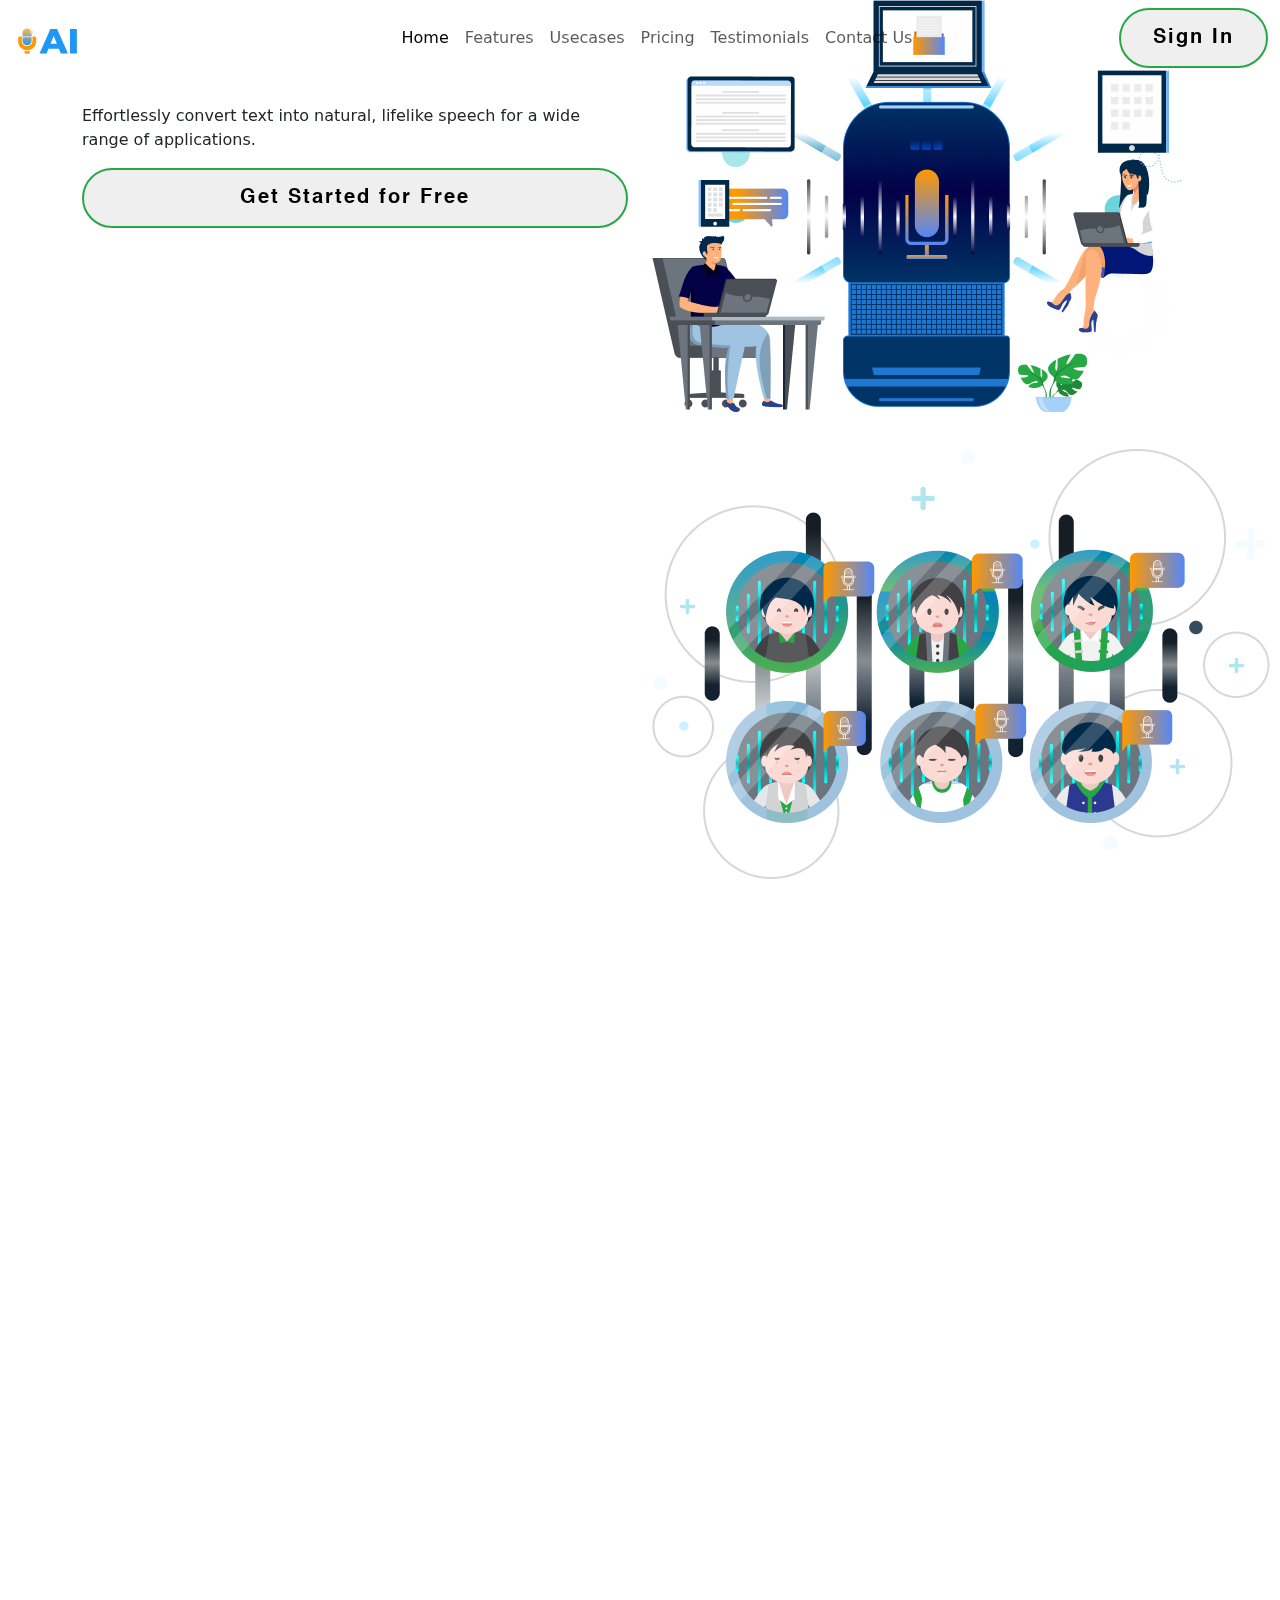
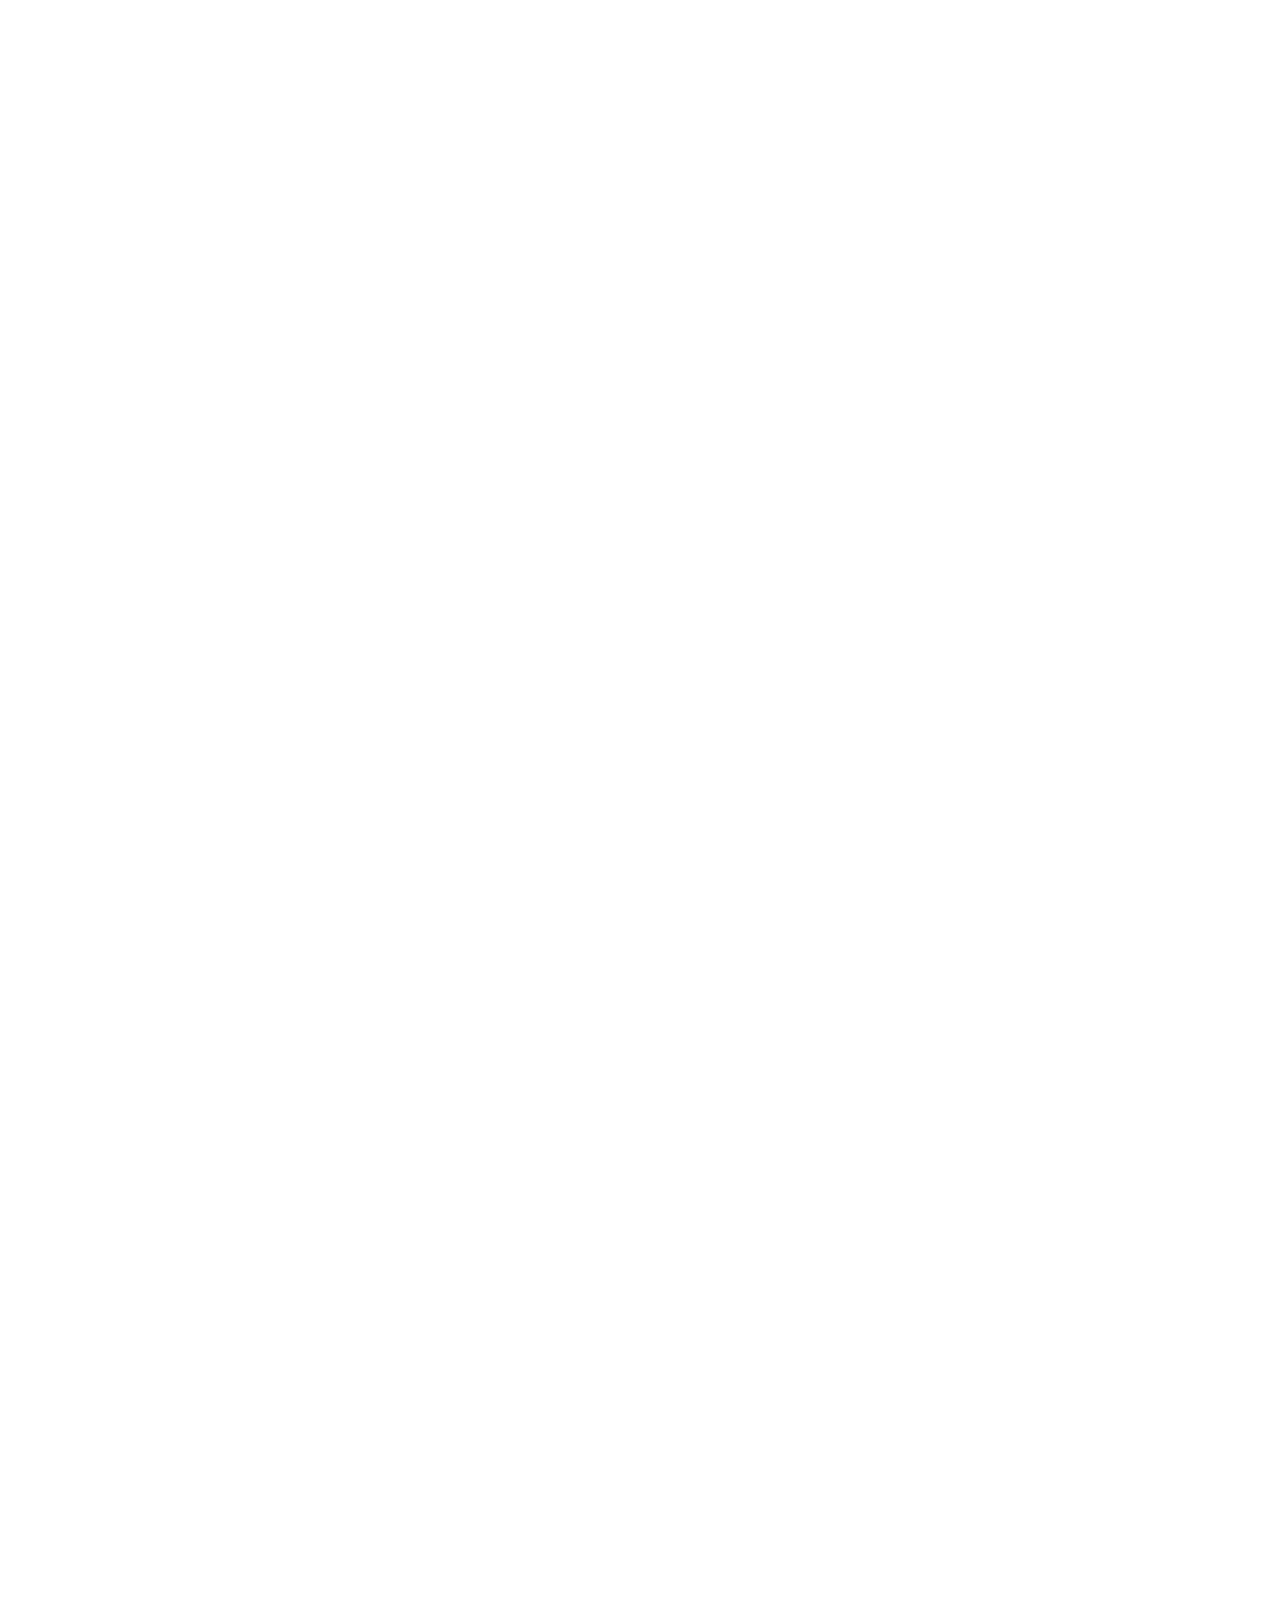
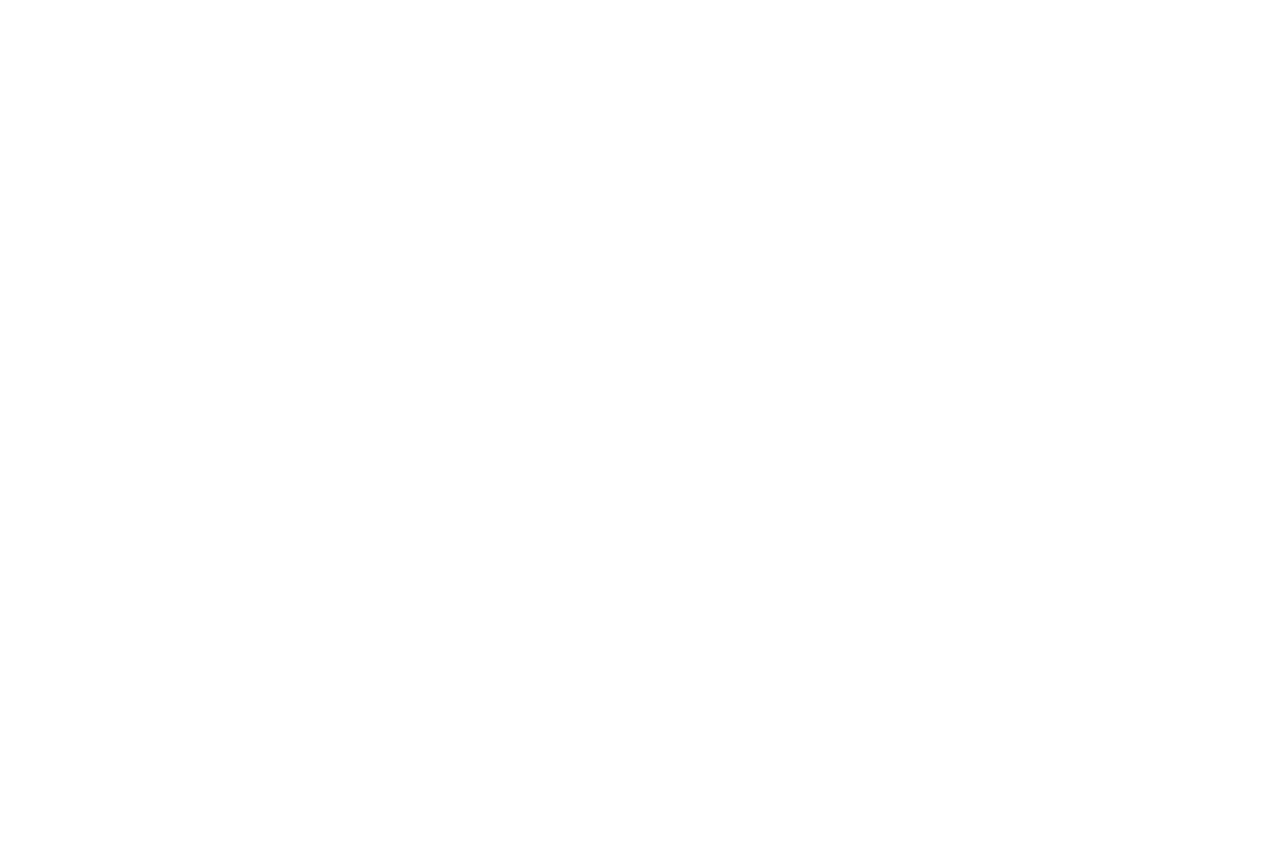
<file: AIVocs/index.html>
<!doctype html>
<html lang="en">
  <head>
    <!-- Required meta tags -->
    <meta charset="utf-8">
    <meta name="viewport" content="width=device-width, initial-scale=1">
    <link rel="stylesheet" href="css/style.css">
    <!-- Bootstrap CSS -->
    <link href="https://cdn.jsdelivr.net/npm/bootstrap@5.1.3/dist/css/bootstrap.min.css" rel="stylesheet">
    <link rel="preconnect" href="https://fonts.googleapis.com">
    <link rel="preconnect" href="https://fonts.gstatic.com" crossorigin>
    <link href="https://fonts.googleapis.com/css2?family=Open+Sans:ital,wght@0,300..800;1,300..800&display=swap" rel="stylesheet">
    <link rel="stylesheet" href="css/all.css">
    <link href="https://unpkg.com/aos@2.3.1/dist/aos.css" rel="stylesheet">
    <title>AIVocs: Home</title>
  </head>
  <body class="body_dark">
    <div class="container">
        <div class="row">
            <nav class="navbar fixed-top m-auto navbar-expand-lg" data-aos="fade-down"
            data-aos-easing="linear"
            data-aos-duration="1500">
                <div class="container-fluid">
                  <a class="navbar-brand" href="#"><img src="images/Logo-dark-theme.png" alt="Logo"></a>
                  <button class="navbar-toggler" type="button" data-bs-toggle="collapse" data-bs-target="#navbarSupportedContent" aria-controls="navbarSupportedContent" aria-expanded="false" aria-label="Toggle navigation">
                    <!-- <span class="navbar-toggler-icon"></span> -->
                    <i class="fa-solid fa-bars text-white"></i>
                  </button>
                  <div class="collapse navbar-collapse" id="navbarSupportedContent">
                    <ul class="navbar-nav m-auto mt-0 mb-2 mb-lg-0">
                      <li class="nav-item">
                        <a class="nav-link active" aria-current="page" href="#">Home</a>
                      </li>
                      <li class="nav-item">
                        <a class="nav-link" href="#">Features</a>
                      </li>
                      <li class="nav-item">
                        <a class="nav-link" href="#">Usecases</a>
                      </li>
                      <li class="nav-item">
                        <a class="nav-link" href="#">Pricing</a>
                      </li>
                      <li class="nav-item">
                        <a class="nav-link" href="#">Testimonials</a>
                      </li>
                      <li class="nav-item">
                        <a class="nav-link" href="#">Contact Us</a>
                      </li>
                    </ul>
                    <div class="button-wrapper-small">
                        <button class="button button-primary-dark" type="button">Sign In</button>
                    </div>
                    
                  </div>
                </div>
              </nav>
        </div>
        <div class="row" data-aos="fade-down"
        data-aos-easing="linear"
        data-aos-duration="1500">
            <div class="col-xl-6">
                <div class="banner-left">
                    <h1 class="text-white">Bring Your Words 
                        to Life with 
                        Text-to Speech</h1>
                        <p>Effortlessly convert text into natural, lifelike speech 
                            for a wide range of applications.</p>
                            <div class="button-wrapper-big">
                                <button class="button button-primary-dark" type="button">Get Started for Free </button>
                            </div>
                </div>
            </div>
            <div class="col-xl-6">
              <div class="banner-right">
                <div class="banner-wrapper">
                  <img src="images/banner.png" alt="Text-to Speech">
                </div>
              </div>
              
            </div>
        </div>
      </div>
      <div class="feature-main">
          <div class="container">
            <div class="feature-wrapper">
              <div class="row">
                <div class="col-xl-12">
                  <h4 class="text-center text-white">FEATURES</h4>
                </div>
                <div class="col-xl-12">
                    <div class="row">
                        <div class="col-xl-6 d-flex justify-content-start" data-aos="fade-right">
                            <div class="feature-left text-white">
                              <div class="header-text-wrap">
                                <h2>Natural Voice Quality</h2>
                                <h5>Authentic and Expressive Voices</h5>
                              </div>
                                
                                <p>Experience a variety of high-quality voices that sound natural and human-like, enhancing the user experience.
                                </p>
                            </div>
                        </div>
                        <div class="col-xl-6" data-aos="fade-left">
                          <div class="feature-right">
                            <div class="image-wrapper">
                              <img src="images/Natural-voice-quality.png" alt="Natural voice quality">
                            </div>
                          </div>
                          
                        </div>
                    </div>
                </div>
                <div class="col-xl-12 multiL topSpacing">
                  <div class="row">
                    <div class="col-xl-6" data-aos="fade-right">
                      <div class="feature-left">
                        <div class="image-wrapper">
                          <img src="images/Multi-language-support.png" alt="Multi-language support">
                        </div>
                      </div>
                      
                    </div>
                    <div class="col-xl-6 d-flex justify-content-end align-items-center" data-aos="fade-left">
                        <div class="feature-right text-white">
                          <div class="header-text-wrap">
                            <h2>Multi-language support</h2>
                            <h5>Speak the World’s Languages</h5>
                          </div>
                            
                            <p>Supports multiple languages and dialects, allowing you to reach a global audience with ease
                            </p>
                        </div>
                    </div>
                    
                </div>
                </div>
                <div class="col-xl-12 topSpacing">
                  <div class="row">
                      <div class="col-xl-6 d-flex justify-content-start" data-aos="fade-right">
                          <div class="feature-left text-white">
                            <div class="header-text-wrap">
                              <h2>Custom Voice Options</h2>
                              <h5>Tailor-Made Voice Solutions</h5>
                            </div>
                              
                              <p>Customize voices to match your brand’s identity and create a unique auditory experience for your users.
    
                              </p>
                          </div>
                      </div>
                      <div class="col-xl-6" data-aos="fade-left">
                        <div class="feature-right">
                          <div class="image-wrapper">
                            <img src="images/Custom-voice-options.png" alt="Custom voice options">
                          </div>
                        </div>
                        
                      </div>
                  </div>
                </div>
                <div class="col-xl-12 topSpacing">
                  <div class="row">
                    <div class="col-xl-6" data-aos="fade-right">
                      <div class="feature-left">
                        <div class="image-wrapper">
                          <img src="images/Easy-integration.png" alt="Easy Integration">
                        </div>
                      </div>
                      
                    </div>
                    <div class="col-xl-6 d-flex justify-content-end align-items-center" data-aos="fade-left">
                        <div class="feature-right text-white">
                          <div class="header-text-wrap">
                            <h2>Easy Integration</h2>
                            <h5>Seamless Integration with Your Applications</h5>
                          </div>
                            
                            <p>Simple API integration that allows you to quickly implement text-to-speech capabilities into your apps, websites, and devices.
    
                            </p>
                        </div>
                    </div>
                    
                </div>
                </div>
                <div class="col-xl-12 topSpacing">
                  <div class="row">
                      <div class="col-xl-6 d-flex justify-content-start" data-aos="fade-right">
                          <div class="feature-left text-white">
                            <div class="header-text-wrap">
                              <h2>Advanced Controls</h2>
                              <h5>Full Control Over Speech Parameters</h5>
                            </div>
                              
                              <p>Adjust pitch, speed, and volume to create the perfect listening experience tailored to your audience’s needs.
    
    
                              </p>
                          </div>
                      </div>
                      <div class="col-xl-6" data-aos="fade-left">
                        <div class="feature-right">
                          <div class="image-wrapper">
                            <img src="images/Advanced-controls.png" alt="Advanced Controls">
                          </div>
                        </div>
                        
                      </div>
                  </div>
                </div>
              </div>
            </div>
            
          </div>
      </div>
      
      <div class="container">
       
        <div class="row">
          <div class="usecases-wrapper" data-aos="fade-down">
            <div class="col-xl-12">
              <h4 class="text-center text-white">USECASES</h4>
            </div>
              <div class="col-xl-12">
                <ul class="content-center mobile-nav-top slide-start height-set" id="fifty-fifty-slider-stack-id" style="height: 435.016px;">
                  <div class="ffs-nav">
                    <div class="ffs-nav-count">
                      <span class="ffs-current">1</span>
                      <span>/</span>
                      <span class="ffs-total">3</span>
                    </div>
                    <a class="prev">
                      <i class="fa-solid fa-arrow-left"></i>
                    </a>
                    <a class="next">
                      <i class="fa-solid fa-arrow-right"></i>
                    </a>
                  </div>
                  <li class="ffs-slide active the-one" style="">
                    <div class="ffs-slide-content">
                      <div class="ffs-slide-content-inner">
                        <h3 class="ffs-slide-title mb-0">E-Learning and Education</h3>
                        <div class="ffs-slide-text">
                          <p>Enhance online courses and educational content with natural-sounding voices, making learning more engaging and accessible for students of all ages.
                          </p>
                         
                        </div>
                        <ul class="list-group list-group-numbered">
                          <li class="d-flex justify-content-between align-items-start text-start">
                            <div class="ms-2 me-auto">
                              Free Consulting With Experet Saving Money
                            </div>
                          </li>
                          <li class="d-flex justify-content-between align-items-start text-start">
                            <div class="ms-2 me-auto">
                              Support multi-language content for global reach
                            </div>
                            
                          </li>
                          <li class="d-flex justify-content-between align-items-start text-start">
                            <div class="ms-2 me-auto">
                              Improve student engagement with interactive audio content.
                            </div>
                            
                          </li>
                        </ul>
                        
                      </div>
                    </div>
                    <div class="ffs-slide-image"></div>
                  </li>
                  <li class="ffs-slide" style="">
                    <div class="ffs-slide-content">
                      <div class="ffs-slide-content-inner">
                        <h3 class="ffs-slide-title">Customer Service</h3>
                        <div class="ffs-slide-text">
                          <p>Improve customer interactions with automated, high-quality voice responses in call centers and virtual assistants.
          
                          </p>
                         
                        </div>
                        <ul class="list-group list-group-numbered">
                          <li class="d-flex justify-content-between align-items-start text-start">
                            <div class="ms-2 me-auto">
                              Provide 24/7 customer support with voice bots.
          
                            </div>
                          </li>
                          <li class="d-flex justify-content-between align-items-start text-start">
                            <div class="ms-2 me-auto">
                              Personalize customer interactions with custom voice options.
                            </div>
                            
                          </li>
                          <li class="d-flex justify-content-between align-items-start text-start">
                            <div class="ms-2 me-auto">
                              Reduce wait times and improve customer satisfaction.
          
                            </div>
                            
                          </li>
                        </ul>
                      </div>
                    </div>
                    <div class="ffs-slide-image"></div>
                  </li>
                  <li class="ffs-slide" style="">
                    <div class="ffs-slide-content">
                      <div class="ffs-slide-content-inner">
                        <h3 class="ffs-slide-title">Media and Entertainment</h3>
                        <div class="ffs-slide-text">
                          <p>Create immersive audio experiences for audiobooks, podcasts, and interactive games with lifelike voiceovers.
          
                          </p>
                         
                        </div>
                        <ul class="list-group list-group-numbered">
                          <li class="d-flex justify-content-between align-items-start text-start">
                            <div class="ms-2 me-auto">
                              Generate professional-quality voiceovers for content.
                            </div>
                          </li>
                          <li class="d-flex justify-content-between align-items-start text-start">
                            <div class="ms-2 me-auto">
                              Offer multilingual narrations to reach a broader audience.
          
                            </div>
                            
                          </li>
                          <li class="d-flex justify-content-between align-items-start text-start">
                            <div class="ms-2 me-auto">
                              Customize voices to match characters and brand identity.
                            </div>
                            
                          </li>
                        </ul>
                      </div>
                    </div>
                    <div class="ffs-slide-image"></div>
                  </li>
                  <li class="ffs-slide" style="">
                    <div class="ffs-slide-content">
                      <div class="ffs-slide-content-inner">
                        <h3 class="ffs-slide-title">Healthcare
                        </h3>
                        <div class="ffs-slide-text">
                          <p>Facilitate better patient care and accessibility with voice-enabled medical devices and applications.
          
          
                          </p>
                         
                        </div>
                        <ul class="list-group list-group-numbered">
                          <li class="d-flex justify-content-between align-items-start text-start">
                            <div class="ms-2 me-auto">
                              Assist visually impaired patients with voice-guided instructions.
          
                            </div>
                          </li>
                          <li class="d-flex justify-content-between align-items-start text-start">
                            <div class="ms-2 me-auto">
                              Enable voice interactions in telemedicine applications.
          
          
                            </div>
                            
                          </li>
                          <li class="d-flex justify-content-between align-items-start text-start">
                            <div class="ms-2 me-auto">
                              Provide clear, consistent communication in patient care systems.
          
                            </div>
                            
                          </li>
                        </ul>
                      </div>
                    </div>
                    <div class="ffs-slide-image"></div>
                  </li>
                  <li class="ffs-slide" style="">
                    <div class="ffs-slide-content">
                      <div class="ffs-slide-content-inner">
                        <h3 class="ffs-slide-title">Transportation and Navigation
                        </h3>
                        <div class="ffs-slide-text">
                          <p>Enhance travel experiences with real-time, voice-guided navigation and public transportation announcements.
                          </p>
                         
                        </div>
                        <ul class="list-group list-group-numbered">
                          <li class="d-flex justify-content-between align-items-start text-start">
                            <div class="ms-2 me-auto">
                              Provide accurate, real-time travel updates and directions.
                            </div>
                          </li>
                          <li class="d-flex justify-content-between align-items-start text-start">
                            <div class="ms-2 me-auto">
                              Support multiple languages for international travelers.
                            </div>
                            
                          </li>
                          <li class="d-flex justify-content-between align-items-start text-start">
                            <div class="ms-2 me-auto">
                              Improve accessibility for visually impaired passengers.
                            </div>
                            
                          </li>
                        </ul>
                      </div>
                    </div>
                    <div class="ffs-slide-image"></div>
                  </li>
                  <li class="ffs-slide" style="">
                    <div class="ffs-slide-content">
                      <div class="ffs-slide-content-inner">
                        <h3 class="ffs-slide-title">Retail and E-commerce
                        </h3>
                        <div class="ffs-slide-text">
                          <p>Improve customer engagement and streamline shopping experiences with voice-enabled applications.
                          </p>
                         
                        </div>
                        <ul class="list-group list-group-numbered">
                          <li class="d-flex justify-content-between align-items-start text-start">
                            <div class="ms-2 me-auto">
                              Offer personalized shopping assistance through voice bots.
          
                            </div>
                          </li>
                          <li class="d-flex justify-content-between align-items-start text-start">
                            <div class="ms-2 me-auto">
                              Provide product descriptions and reviews in audio format.
                            </div>
                            
                          </li>
                          <li class="d-flex justify-content-between align-items-start text-start">
                            <div class="ms-2 me-auto">
                              Enhance accessibility for visually impaired shoppers.
          
                            </div>
                            
                          </li>
                        </ul>
                      </div>
                    </div>
                    <div class="ffs-slide-image"></div>
                  </li>
                  <li class="ffs-slide" style="">
                    <div class="ffs-slide-content">
                      <div class="ffs-slide-content-inner">
                        <h3 class="ffs-slide-title">Smart Homes and IoT
                        </h3>
                        <div class="ffs-slide-text">
                          <p>Integrate natural-sounding voices into smart home devices for better user interaction and control.
                          </p>
                         
                        </div>
                        <ul class="list-group list-group-numbered">
                          <li class="d-flex justify-content-between align-items-start text-start">
                            <div class="ms-2 me-auto">
                              Enable voice commands for smart home automation.
          
                            </div>
                          </li>
                          <li class="d-flex justify-content-between align-items-start text-start">
                            <div class="ms-2 me-auto">
                              Provide real-time updates and notifications with a human touch.
          
                            </div>
                            
                          </li>
                          <li class="d-flex justify-content-between align-items-start text-start">
                            <div class="ms-2 me-auto">
                              Customize voice responses to match user preferences.
                            </div>
                            
                          </li>
                        </ul>
                      </div>
                    </div>
                    <div class="ffs-slide-image"></div>
                  </li>
                </ul>
              </div>
          </div>
          
        </div>
    </div>
    <div class="container">
      <div class="price-wrapper" data-aos="fade-down">
        <div class="row">
          <div class="col-xl-12">
            <h4 class="text-center text-white">PRICING</h4>
              <p class="text-center">Flexible Pricing Plans for Every Need</p>
          </div>
          <div class="col-xl-12 mt-5">
              <div class="row">
                <div class="col-xl-3 col-md-6 col-lg-6 d-flex">
                  <div class="price-block-main text-center">
                    <h3 class="text-white">Free Plan</h3>
                    <p>Get started with our basic features at no cost. Ideal for individuals and small projects.</p>
                    <div class="price-circle text-center">
                      <div class="price-tag d-flex"><sup>$</sup><h3>0</h3></div>
                      <span class="text-white">month</span>
                    </div>
                    <ul class="list-group list-group-numbered text-white mt-2">
                      <li class="d-flex justify-content-between align-items-start text-start">
                        <div class="ms-2 me-auto">
                          Up to 1,000 characters per
                          month
                        </div>
                      </li>
                      <li class="d-flex justify-content-between align-items-start text-start">
                        <div class="ms-2 me-auto">
                          Limited to 5 voices
                        </div>
                        
                      </li>
                      <li class="d-flex justify-content-between align-items-start text-start">
                        <div class="ms-2 me-auto">
                          Basic API access
                        </div>
                        
                      </li>
                    </ul>
                  </div>
                </div>
                <div class="col-xl-3 col-md-6 col-lg-6 d-flex">
                  <div class="price-block-main text-center">
                    <h3 class="text-white">Starter Plan</h3>
                    <p>Enhanced capabilities for growing needs. Perfect for small businesses and personal use.</p>
                    <div class="price-circle text-center">
                      <div class="price-tag d-flex"><sup>$</sup><h3>15</h3></div>
                      <span class="text-white">month</span>
                    </div>
                    <ul class="list-group list-group-numbered text-white mt-2">
                      <li class="d-flex justify-content-between align-items-start text-start">
                        <div class="ms-2 me-auto">
                          Up to 100,000 characters 
  per month
                        </div>
                      </li>
                      <li class="d-flex justify-content-between align-items-start text-start">
                        <div class="ms-2 me-auto">
                          Access to 10 voices
                        </div>
                        
                      </li>
                      <li class="d-flex justify-content-between align-items-start text-start">
                        <div class="ms-2 me-auto">
                          Standard API access
                        </div>
                        
                      </li>
                      <li class="d-flex justify-content-between align-items-start text-start">
                        <div class="ms-2 me-auto">
                          Email support
                        </div>
                                  
                      </li>
                    </ul>
                  </div>
                </div>
                <div class="col-xl-3 col-md-6 col-lg-6 d-flex">
                  <div class="price-block-main text-center">
                    <h3 class="text-white">Professional Plan</h3>
                    <p>Advanced features for professionals and medium-sized businesses. More characters and voices to choose from.</p>
                    <div class="price-circle text-center">
                      <div class="price-tag d-flex"><sup>$</sup><h3>50</h3></div>
                      <span class="text-white">month</span>
                    </div>
                    <ul class="list-group list-group-numbered text-white mt-2">
                      <li class="d-flex justify-content-between align-items-start text-start">
                        <div class="ms-2 me-auto">
                          Up to 1 million characters 
  per month
                        </div>
                      </li>
                      <li class="d-flex justify-content-between align-items-start text-start">
                        <div class="ms-2 me-auto">
                          Access to 30 voices
                        </div>
                        
                      </li>
                      <li class="d-flex justify-content-between align-items-start text-start">
                        <div class="ms-2 me-auto">
                          Advanced API access
                        </div>
                        
                      </li>
                      <li class="d-flex justify-content-between align-items-start text-start">
                        <div class="ms-2 me-auto">
                          Priority email support
                        </div>
                        
                      </li>
                    </ul>
                  </div>
                </div>
                <div class="col-xl-3 col-md-6 col-lg-6 d-flex">
                  <div class="price-block-main text-center">
                    <h3 class="text-white">Service Plan</h3>
                    <p>Comprehensive solutions for large businesses with high-volume needs.</p>
                    <div class="price-circle text-center">
                      <div class="price-tag d-flex"><sup>$</sup><h3>150</h3></div>
                      <span class="text-white">month</span>
                    </div>
                    <ul class="list-group list-group-numbered text-white mt-2">
                      <li class="d-flex justify-content-between align-items-start text-start">
                        <div class="ms-2 me-auto">
                          Up to 10 million characters 
  per month
                        </div>
                      </li>
                      <li class="d-flex justify-content-between align-items-start text-start">
                        <div class="ms-2 me-auto">
                          Access to all voices, 
  including custom options
                        </div>
                        
                      </li>
                      <li class="d-flex justify-content-between align-items-start text-start">
                        <div class="ms-2 me-auto">
                          Premium API access
                        </div>
                        
                      </li>
                      <li class="d-flex justify-content-between align-items-start text-start">
                        <div class="ms-2 me-auto">
                          24/7 priority support
                        </div>
                        
                      </li>
                      <li class="d-flex justify-content-between align-items-start text-start">
                        <div class="ms-2 me-auto">
                          Dedicated account manager
                        </div>
                        
                      </li>
                    </ul>
                </div>
                </div>
              </div>
              <div class="row">
                <div class="col-xl-12 d-flex justify-content-center mt-2">
                  <div class="button-wrapper-big mt-5">
                    <button class="button button-primary-dark" type="button">Choose your Plan </button>
                </div>
                </div>
              </div>
          </div>
        </div>
      </div>
      
    </div>
    <footer data-aos="fade-down">
      <div class="container">
        <div class="row">
          <div class="col-xl-4">
            <div class="logo-block">
              <div class="logo-wrapper">
                <img src="images/Logo-dark-theme.png" alt="Logo">
              </div>
              <p>Subscribe to our newsletter for the latest updates and offers.</p>
              <div class="subscribe-wrapper">
                <input type="email" name="email-sub" class="email-sub" placeholder="Enter your email here">
                <button type="button" class="subscribe-btn text-white"><i class="fa-solid fa-arrow-right"></i></button>
              </div>
              
            </div>
          </div>
          <div class="col-xl-8">
            <div class="row">
              <div class="col-xl-4 col-lg-4 col-md-4">
                <div class="footer-nav-wrap text-white">
                  <div class="footer-nav-inner nav-header">
                    <h5>Product</h5>
                  </div>
                  
                  <div class="footer-nav-inner">
                    
                    <p>Features</p>
                    <p>Pricing</p>
                    <p>API Documentation</p>
                    <p>Use Cases</p>
                  </div>
                </div>
              </div>
              <div class="col-xl-4 col-lg-4 col-md-4">
                <div class="footer-nav-wrap text-white">
                  <div class="footer-nav-inner nav-header">
                    <h5>Support</h5>
                  </div>
                  
                  <div class="footer-nav-inner">
                    
                    <p>Help Center</p>
                    <p>Community</p>
                    <p>Status</p>
                  </div>
                </div>
              </div>
              <div class="col-xl-4 col-lg-4 col-md-4">
                <div class="footer-nav-wrap text-white">
                  <div class="footer-nav-inner nav-header">
                    <h5>Legal</h5>
                  </div>
                  
                  <div class="footer-nav-inner">
                    
                    <p>Privacy Policy</p>
                    <p>Terms of Service</p>
                    <p>Cookie Policy</p>
                  </div>
                </div>
              </div>
            </div>
          </div>
        </div>
        <div class="row mt-3">
          <div class="col-xl-6 d-flex align-items-end footer-text-wrap">
            <div class="footer-copyright text-white">
              <p>© 2024 Text-to-Speech. All rights reserved</p>
            </div>
          </div>
          <div class="col-xl-6">
            <div class="footer-social">
              <!-- <div class="icon-wrap">
                <img src="images/social/facebook.png" alt="Facebook">
              </div>
              <div class="icon-wrap">
                <img src="images/social/twitter.png" alt="Twitter">
              </div>
              <div class="icon-wrap">
                <img src="images/social/linkedin.png" alt="Linkedin">
              </div>
              <div class="icon-wrap">
                <img src="images/social/youtube.png" alt="Youtube">
              </div> -->
              <div class="fsocial-icon-inner">
                <div class="icon-wrap">
                    <div class="fb faceB"></div>
                </div>
                <div class="icon-wrap">
                    <div class="twitter twt"></div>
                </div>
                <div class="icon-wrap">
                    <div class="linkedin lin"></div>
                </div>
                <div class="icon-wrap">
                  <div class="youtube yTube"></div>
              </div>
            </div>
            </div>
            <div class="footer-copyright text-white mt-2">
              <p>All trademarks and registered trademarks are the property of their respective owners.</p>
            </div>
          </div>
        </div>
      </div>
    </footer>

     
        
    

    <!-- Optional JavaScript; choose one of the two! -->
 <script src="https://code.jquery.com/jquery-3.7.1.min.js"></script>
    <!-- Option 1: Bootstrap Bundle with Popper -->
    <script src="https://cdn.jsdelivr.net/npm/bootstrap@5.1.3/dist/js/bootstrap.bundle.min.js"></script>
   
    <!-- Option 2: Separate Popper and Bootstrap JS -->
    <!--
    <script src="https://cdn.jsdelivr.net/npm/@popperjs/core@2.10.2/dist/umd/popper.min.js" integrity="sha384-7+zCNj/IqJ95wo16oMtfsKbZ9ccEh31eOz1HGyDuCQ6wgnyJNSYdrPa03rtR1zdB" crossorigin="anonymous"></script>
    <script src="https://cdn.jsdelivr.net/npm/bootstrap@5.1.3/dist/js/bootstrap.min.js" integrity="sha384-QJHtvGhmr9XOIpI6YVutG+2QOK9T+ZnN4kzFN1RtK3zEFEIsxhlmWl5/YESvpZ13" crossorigin="anonymous"></script>
    -->
  </body>
  <script src="https://unpkg.com/aos@2.3.1/dist/aos.js"></script>
  <script>
    AOS.init();
  </script>


<script>
    $(document).ready(function($){
      $(function(){
	
	var fiftySlider = {
		active: 0,
		$el: $('#fifty-fifty-slider-stack-id'),
		$slides: $('#fifty-fifty-slider-stack-id .ffs-slide'),
		$navCount: $('#fifty-fifty-slider-stack-id .ffs-nav-count'),
		numSlides: $('#fifty-fifty-slider-stack-id .ffs-slide').length,
		initialize: function(){
			this.setHeight();
			this.updateCount();
			this.$navCount.find('.ffs-total')
				.html(this.numSlides)
		},
		updateCount: function(){
			this.$navCount.find('.ffs-current')
				.html(this.active+1)
		},
		setHeight: function(){
			var elementHeights = this.$slides.map(function() {
				return $(this).height();
			}).get();

			var maxHeight = Math.max.apply(null, elementHeights);
			
			this.$el.css('height', maxHeight).addClass('height-set');
			this.$slides.css('bottom', '');
		},
		nextSlide: function(){
			this.$el.removeClass('slide-start');
			if(this.active+1 < this.numSlides){
				$(this.$slides[this.active+1]).addClass('active');
				if(this.active+1 == this.numSlides-1){
					this.$el.addClass('slide-end');
				}
				this.active++;
			}
			this.updateCount();
			this.setHeight();
		},
		prevSlide: function(){
			this.$el.removeClass('slide-end');
			if(this.active-1 >= 0){
				$(this.$slides[this.active]).removeClass('active the-one');
				$(this.$slides[this.active-1]).addClass('the-one')
				if(this.active-1 == 0){
					this.$el.addClass('slide-start');
				}
				this.active--;
			}
			this.updateCount();
			this.setHeight();
		}
	}

	$(window).resize(function(){
		fiftySlider.$slides.css('bottom', 'auto');
		fiftySlider.setHeight();
	});

	fiftySlider.initialize();
	
	$('#fifty-fifty-slider-stack-id a.next').click(function(){
		fiftySlider.nextSlide();
	})

	$('#fifty-fifty-slider-stack-id a.prev').click(function(){
		fiftySlider.prevSlide();
	})

});

});
</script>
</html>
</file>
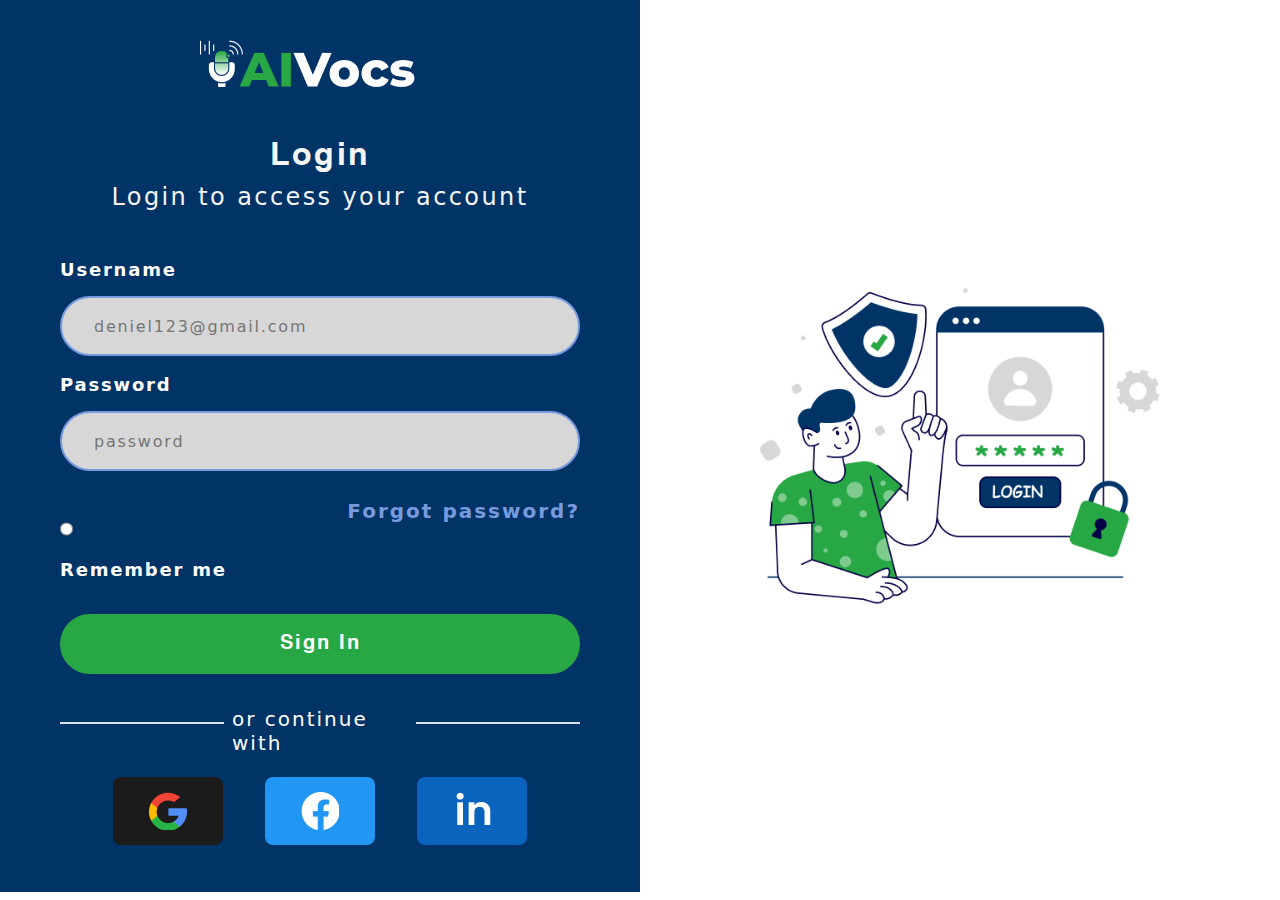
<file: AIVocs/Login.html>
<!doctype html>
<html lang="en">
  <head>
    <!-- Required meta tags -->
    <meta charset="utf-8">
    <meta name="viewport" content="width=device-width, initial-scale=1">
    <link rel="stylesheet" href="css/style.css">
    <!-- Bootstrap CSS -->
    <link href="https://cdn.jsdelivr.net/npm/bootstrap@5.1.3/dist/css/bootstrap.min.css" rel="stylesheet">
    <link rel="preconnect" href="https://fonts.googleapis.com">
    <link rel="preconnect" href="https://fonts.gstatic.com" crossorigin>
    <link href="https://fonts.googleapis.com/css2?family=Open+Sans:ital,wght@0,300..800;1,300..800&display=swap" rel="stylesheet">
    <title>AIVocs: Login</title>
  </head>
  <body>
    <div class="container-fluid">
        <div class="row">
            <div class="col-xl-6 p-0">
                <div class="left-wrapper">
                    <div class="logo-container flex-column">
                        <div class="logo-inner">
                            <img src="images/Logo.png" alt="Logo" class="logo">
                        </div>
                        <div class="logo-text-wrapper d-flex flex-column w-100 justify-center text-center">
                            <h2 class="text-center">Login</h2>
                            <div class="logo-text ">
                                Login to access your account
                            </div>
                        </div>
                    </div>
                    <form class="form-group text-white">
                        <div class="input-group-inner">
                            <label for="username">Username</label>
                            <input type="email" placeholder="deniel123@gmail.com" id="username">
                        </div>
                        <div class="input-group-inner">
                            <label for="password">Password</label>
                            <input type="password" placeholder="password" id="password">
                        </div>
                        <div class="remember-me-wrapper">
                            <div class="radio-wrapper">
                                <!-- <input type="radio" name="radio" id="rememberMe">
                                <label class="radio-label text-white" for="rememberMe">Remember me</label> -->
                                <label>
                                    <input type="radio" name="radio"/>
                                    <span>Remember me</span>
                                  </label>
                            </div>
                            <a href="#" class="forgotPass-link">Forgot password?</a>
                        </div>
                        <button type="button" class="button button-primary mt-3">Sign In</button>
                    </form>
                    <div class="social-icons-wrapper">
                        <div>
                            <div class="border"></div>
                            <div class="continueWithText text-white">or continue with</div>
                        </div>
                        
                        <div class="social-icon-inner social-icon-measure">
                            <div class="icon-wrap dark-gray-btn">
                                <div class="google gl"></div>
                            </div>
                            <div class="icon-wrap blue-btn">
                                <div class="fb faceB"></div>
                            </div>
                            <div class="icon-wrap linkedin-blue">
                                <div class="linkedin lin"></div>
                            </div>
                        </div>
                    </div>
                </div>
                
            </div>
            <div class="col-xl-6">
                <div class="right-image-wrapper">
                    <div class="image-wrapper">
                        <img src="images/login.png" alt="Login">
                    </div>
                </div>
            </div>
        </div>
    </div>

    <!-- Optional JavaScript; choose one of the two! -->

    <!-- Option 1: Bootstrap Bundle with Popper -->
    <script src="https://cdn.jsdelivr.net/npm/bootstrap@5.1.3/dist/js/bootstrap.bundle.min.js"></script>

    <!-- Option 2: Separate Popper and Bootstrap JS -->
    <!--
    <script src="https://cdn.jsdelivr.net/npm/@popperjs/core@2.10.2/dist/umd/popper.min.js" integrity="sha384-7+zCNj/IqJ95wo16oMtfsKbZ9ccEh31eOz1HGyDuCQ6wgnyJNSYdrPa03rtR1zdB" crossorigin="anonymous"></script>
    <script src="https://cdn.jsdelivr.net/npm/bootstrap@5.1.3/dist/js/bootstrap.min.js" integrity="sha384-QJHtvGhmr9XOIpI6YVutG+2QOK9T+ZnN4kzFN1RtK3zEFEIsxhlmWl5/YESvpZ13" crossorigin="anonymous"></script>
    -->
  </body>
</html>
</file>
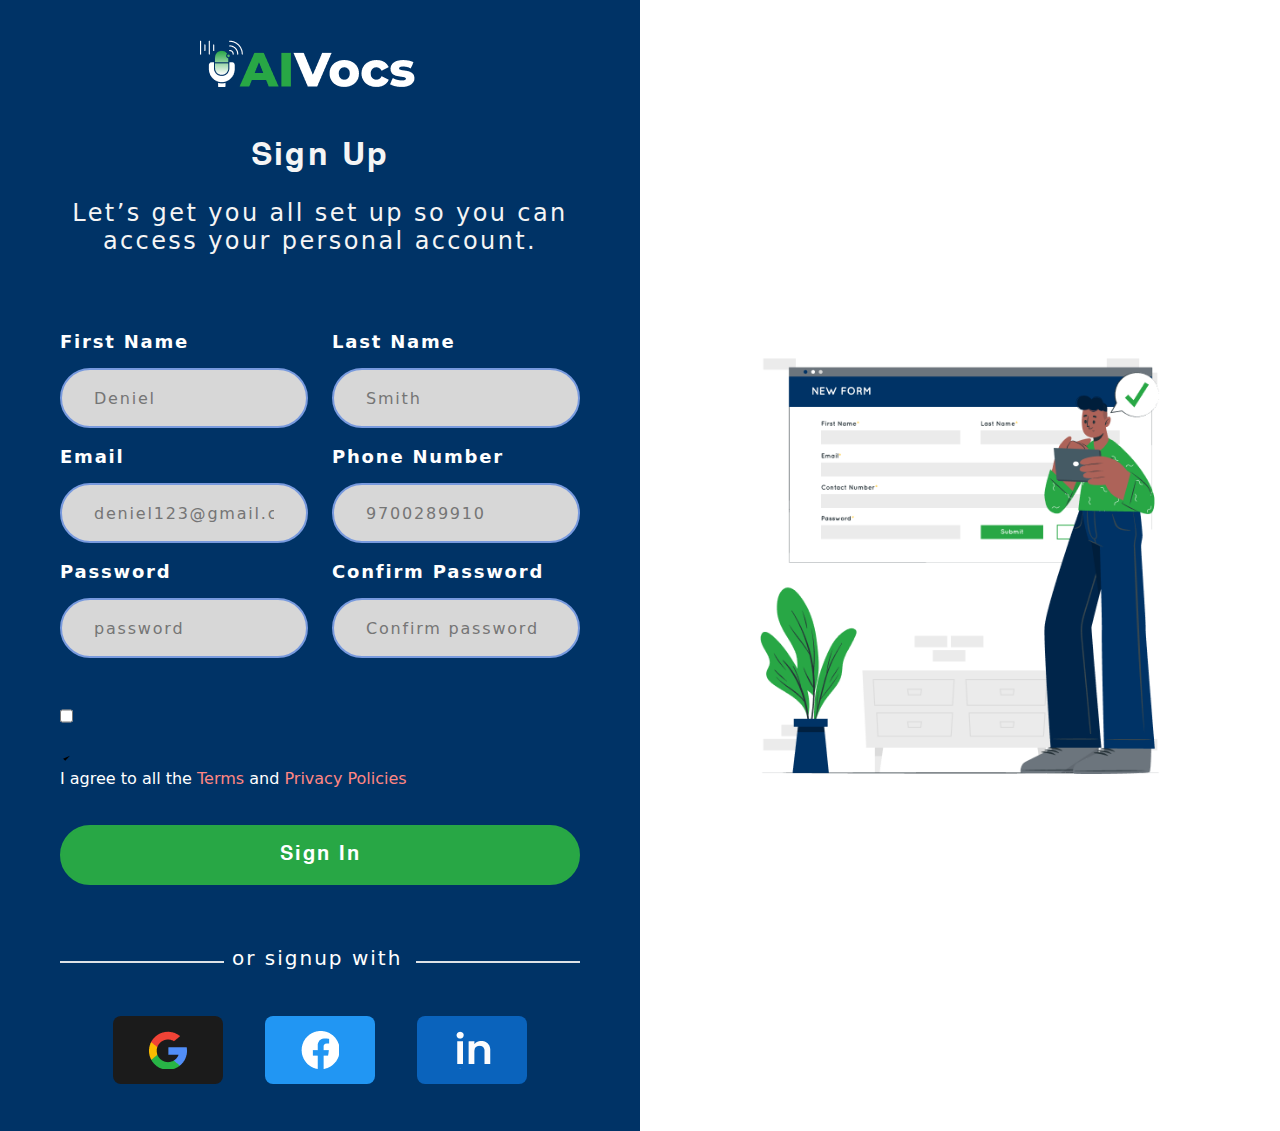
<file: AIVocs/signup.html>
<!doctype html>
<html lang="en">
  <head>
    <!-- Required meta tags -->
    <meta charset="utf-8">
    <meta name="viewport" content="width=device-width, initial-scale=1">
    <link rel="stylesheet" href="css/style.css">
    <!-- Bootstrap CSS -->
    <link href="https://cdn.jsdelivr.net/npm/bootstrap@5.1.3/dist/css/bootstrap.min.css" rel="stylesheet">
    <link rel="preconnect" href="https://fonts.googleapis.com">
    <link rel="preconnect" href="https://fonts.gstatic.com" crossorigin>
    <link href="https://fonts.googleapis.com/css2?family=Open+Sans:ital,wght@0,300..800;1,300..800&display=swap" rel="stylesheet">
    <title>AIVocs: Signup</title>
  </head>
  <body>
    <div class="container-fluid signup-wrapper">
        <div class="row">
            <div class="col-xl-6 p-0">
                <div class="left-wrapper">
                    <div class="logo-container flex-column">
                        <div class="logo-inner">
                            <img src="images/Logo.png" alt="Logo" class="logo">
                        </div>
                        <div class="logo-text-wrapper d-flex flex-column w-100 justify-center text-center">
                            <h2 class="text-center">Sign Up</h2>
                            <div class="logo-text pt-3">
                                Let’s get you all set up so you can access 
your personal account.
                            </div>
                        </div>
                    </div>
                    <form class="form-group text-white">
                        <div class="row">
                            <div class="col-xl-6">
                                <div class="input-group-inner">
                                    <label for="fname">First Name</label>
                                    <input type="text" placeholder="Deniel" id="fname">
                                </div>
                            </div>
                            <div class="col-xl-6">
                                <div class="input-group-inner">
                                    <label for="lname">Last Name</label>
                                    <input type="text" placeholder="Smith" id="lname">
                                </div>
                            </div>
                        </div>
                        <div class="row">
                            <div class="col-xl-6">
                                <div class="input-group-inner">
                                    <label for="email">Email</label>
                                    <input type="text" placeholder="deniel123@gmail.com" id="email">
                                </div>
                            </div>
                            <div class="col-xl-6">
                                <div class="input-group-inner">
                                    <label for="phone">Phone Number</label>
                                    <input type="text" placeholder="9700289910" id="phone">
                                </div>
                            </div>
                        </div>
                        <div class="row">
                            <div class="col-xl-6">
                                <div class="input-group-inner">
                                    <label for="password">Password</label>
                                    <input type="password" placeholder="password" id="password">
                                </div>
                            </div>
                            <div class="col-xl-6">
                                <div class="input-group-inner">
                                    <label for="cpassword">Confirm Password</label>
                                    <input type="password" placeholder="Confirm password" id="cpassword">
                                </div>
                            </div>
                        </div>  
                        
                        
                       
                        <div class="termsCond-wrapper">
                             <!-- <input type="checkbox" name="checkTerms" id="checkTerms">
                                <label class="radio-label text-white" for="checkTerms">I agree to all the <span>Terms</span> and <span>Privacy Policies</span></label> -->
                               
                                <div class="checkbox-inner-wrap">
                                    <div class="d-flex">
                                    <label class="checkbox bounce" for privacy>
                                        <input type="checkbox" id="privacy">
                                        <svg viewBox="0 0 21 21">
                                            <polyline points="5 10.75 8.5 14.25 16 6"></polyline>
                                        </svg>
                                    </label>
                                </div>
                                <span class="radio-label text-white">I agree to all the <span>Terms</span> and <span>Privacy Policies</span></span>
                                </div>
                            
                        </div>
                        <button type="button" class="button button-primary mt-3">Sign In</button>
                    </form>
                    <div class="social-icons-wrapper">
                        <div>
                            <div class="border"></div>
                            <div class="continueWithText text-white">or signup with</div>
                        </div>
                        
                        <div class="social-icon-inner social-icon-measure">
                            <div class="icon-wrap dark-gray-btn">
                                <div class="google gl"></div>
                            </div>
                            <div class="icon-wrap blue-btn">
                                <div class="fb faceB"></div>
                            </div>
                            <div class="icon-wrap linkedin-blue">
                                <div class="linkedin lin"></div>
                            </div>
                        </div>
                    </div>
                </div>
                
            </div>
            <div class="col-xl-6">
                <div class="right-image-wrapper">
                    <div class="image-wrapper">
                        <img src="images/signup.png" alt="Signup">
                    </div>
                </div>
            </div>
        </div>
    </div>

    <!-- Optional JavaScript; choose one of the two! -->

    <!-- Option 1: Bootstrap Bundle with Popper -->
    <script src="https://cdn.jsdelivr.net/npm/bootstrap@5.1.3/dist/js/bootstrap.bundle.min.js"></script>

    <!-- Option 2: Separate Popper and Bootstrap JS -->
    <!--
    <script src="https://cdn.jsdelivr.net/npm/@popperjs/core@2.10.2/dist/umd/popper.min.js" integrity="sha384-7+zCNj/IqJ95wo16oMtfsKbZ9ccEh31eOz1HGyDuCQ6wgnyJNSYdrPa03rtR1zdB" crossorigin="anonymous"></script>
    <script src="https://cdn.jsdelivr.net/npm/bootstrap@5.1.3/dist/js/bootstrap.min.js" integrity="sha384-QJHtvGhmr9XOIpI6YVutG+2QOK9T+ZnN4kzFN1RtK3zEFEIsxhlmWl5/YESvpZ13" crossorigin="anonymous"></script>
    -->
  </body>
</html>
</file>
<file: AIVocs/css/style.css>
html {
  margin: 0;
  padding: 0;
}

body {
  margin: 0;
  padding: 0;
  box-sizing: border-box;
  font-family: "Open Sans", sans-serif;
  font-optical-sizing: auto;
  font-weight: 400;
  font-style: normal;
  font-weight: 400;
  font-variation-settings: "wdth" 100;
}

h1, h2, h3, h4, h5, h6 {
  font-family: "Helvetica Bold", Arial, Helvetica, sans-serif;
}

a {
  text-decoration: none !important;
}
a:hover {
  text-decoration: underline !important;
}

.left-wrapper {
  display: flex;
  padding: 40px 60px 47px 60px;
  flex-direction: column;
  justify-content: center;
  align-items: center;
  gap: 48px;
  flex-shrink: 0;
  background-color: #036;
}
.left-wrapper .logo-container {
  width: 100%;
  display: flex;
  justify-content: center;
  align-items: center;
  gap: 48px;
}
.left-wrapper .logo-container .logo-inner {
  width: 240px;
  flex-shrink: 0;
}
.left-wrapper .logo-container .logo-inner .logo {
  width: 100%;
  object-fit: cover;
}
.left-wrapper .logo-container .logo-text-wrapper {
  color: #F5F5F5;
  font-size: 24px;
  line-height: normal;
  letter-spacing: 2.4px;
}
.left-wrapper .form-group {
  display: flex;
  width: 100%;
  flex-direction: column;
  align-items: flex-start;
  gap: 18px;
  flex-shrink: 0;
}
.left-wrapper .form-group .input-group-inner {
  display: flex;
  width: 100%;
  flex-direction: column;
  align-items: flex-start;
  gap: 16px;
}
.left-wrapper .form-group .remember-me-wrapper, .left-wrapper .form-group .termsCond-wrapper {
  display: flex;
  width: 100%;
  padding-top: 10px;
  justify-content: space-between;
  align-items: flex-start;
}
.left-wrapper .form-group .remember-me-wrapper .radio-wrapper, .left-wrapper .form-group .remember-me-wrapper .checkbox-wrapper, .left-wrapper .form-group .termsCond-wrapper .radio-wrapper, .left-wrapper .form-group .termsCond-wrapper .checkbox-wrapper {
  display: flex;
  align-items: flex-end;
  gap: 16px;
  flex-shrink: 0;
}
.left-wrapper .form-group .remember-me-wrapper .forgotPass-link, .left-wrapper .form-group .termsCond-wrapper .forgotPass-link {
  color: #789ADE;
  font-size: 20px;
  font-style: normal;
  font-weight: 600;
  line-height: normal;
  letter-spacing: 2px;
}
.left-wrapper .social-icons-wrapper {
  display: flex;
  flex-direction: column;
  width: 100%;
  flex-shrink: 0;
  gap: 35px;
}
.left-wrapper .social-icons-wrapper .border {
  width: 100%;
  height: 0px;
  flex-shrink: 0;
  fill: #FFF;
  stroke-width: 2px;
  stroke: #C8D3F9;
}
.left-wrapper .social-icons-wrapper .continueWithText {
  display: flex;
  width: 192px;
  height: 43px;
  padding: 8px;
  align-items: flex-start;
  gap: 10px;
  flex-shrink: 0;
  font-size: 20px;
  font-style: normal;
  font-weight: 400;
  line-height: normal;
  letter-spacing: 2px;
  background-color: #036;
  margin: -25px auto 0;
}
.left-wrapper .social-icons-wrapper .social-icon-inner {
  display: flex;
  width: 40%;
  justify-content: center;
  align-items: flex-start;
  flex-shrink: 0;
  margin: 0px auto;
}
.left-wrapper .social-icons-wrapper .social-icon-inner .icon-wrap {
  display: flex;
  padding: 15px 36px;
  justify-content: space-between;
  align-items: flex-start;
  flex-shrink: 0;
  border-radius: 8px;
  margin: 0 10%;
}
.left-wrapper .social-icons-wrapper .social-icon-inner .icon-wrap.dark-gray-btn {
  background-color: #1B1B1B;
}
.left-wrapper .social-icons-wrapper .social-icon-inner .icon-wrap.dark-gray-btn .google {
  width: 38px;
  height: 38px;
  flex-shrink: 0;
  background-image: url(../images/google.png);
}
.left-wrapper .social-icons-wrapper .social-icon-inner .icon-wrap.blue-btn {
  background-color: #2196f3;
}
.left-wrapper .social-icons-wrapper .social-icon-inner .icon-wrap.blue-btn .fb {
  width: 38px;
  height: 38px;
  flex-shrink: 0;
  background-image: url(../images/fb.png);
}
.left-wrapper .social-icons-wrapper .social-icon-inner .icon-wrap.linkedin-blue {
  background-color: #0A63BC;
}
.left-wrapper .social-icons-wrapper .social-icon-inner .icon-wrap.linkedin-blue .linkedin {
  width: 38px;
  height: 38px;
  flex-shrink: 0;
  background-image: url(../images/Linkedin.png);
}

.right-image-wrapper {
  width: 100%;
  display: flex;
  justify-content: center;
  align-items: center;
  flex-shrink: 0;
  height: 100%;
  padding: 50px;
}
.right-image-wrapper .image-wrapper {
  width: 400px;
}
.right-image-wrapper .image-wrapper img {
  width: 100%;
  object-fit: cover;
}

.signup-wrapper .left-wrapper {
  gap: 76px;
}
.signup-wrapper .left-wrapper .form-group {
  align-items: stretch;
}
.signup-wrapper .left-wrapper .form-group .input-col-wrapper {
  width: 320px;
}
.signup-wrapper .left-wrapper .form-group .termsCond-wrapper span {
  color: #FF8682;
}

@font-face {
  font-family: "Helvetica Bold";
  font-style: normal;
  font-weight: normal;
  src: local("Helvetica Bold"), url("../fonts/Helvetica-Bold.woff") format("woff");
}
label {
  font-size: 18px;
  font-weight: 600;
  line-height: normal;
  letter-spacing: 1.8px;
}
label.radio-label {
  font-size: 20px;
  font-style: normal;
  font-weight: 400;
  line-height: normal;
  letter-spacing: 2px;
}

input {
  display: flex;
  height: 60px;
  padding: 24px 32px;
  align-items: center;
  gap: 10px;
  align-self: stretch;
  outline: 0;
}
input#rememberMe, input#checkTerms {
  height: auto !important;
}

input {
  border: 2px solid #789ADE;
  background-color: #D7D7D7;
  color: #666;
  border-color: #789ADE;
  border-radius: 80px;
  font-size: 18px;
  font-style: normal;
  font-weight: 400;
  line-height: normal;
  letter-spacing: 1.8px;
}
input:focus, input:hover {
  background-color: #FFF;
  color: #000;
  border-color: #2196f3;
}

.button {
  display: flex;
  width: 100%;
  height: 60px;
  padding: 24px 32px;
  justify-content: center;
  align-items: center;
  flex-shrink: 0;
  font-family: "Helvetica Bold", sans-serif;
  font-size: 20px;
  font-style: normal;
  font-weight: 700;
  line-height: normal;
  letter-spacing: 2px;
  border-radius: 80px;
  border: 2px solid #28A745;
}

.button-primary {
  background-color: #28A745;
  color: #FFF;
  border-color: #28A745;
}
.button-primary:hover, .button-primary:focus {
  background-color: transparent;
  color: #FFF;
  border-color: #28A745;
}

@media (max-width: 600px) {
  .left-wrapper .form-group .remember-me-wrapper {
    justify-content: center;
    flex-wrap: wrap;
  }
  .left-wrapper .social-icons-wrapper .social-icon-inner {
    flex-wrap: wrap;
  }
  .left-wrapper .social-icons-wrapper .social-icon-inner .icon-wrap {
    border-radius: 8px;
    margin: 10% 10%;
  }
  .signup-wrapper .left-wrapper .form-group .termsCond-wrapper .checkbox-wrapper {
    flex-shrink: 1;
    align-items: flex-start;
  }
  .signup-wrapper .left-wrapper .form-group .termsCond-wrapper .checkbox-wrapper #checkTerms {
    height: fit-content;
    margin: -21px 0 0;
  }
}

/*# sourceMappingURL=style.css.map */
</file>
